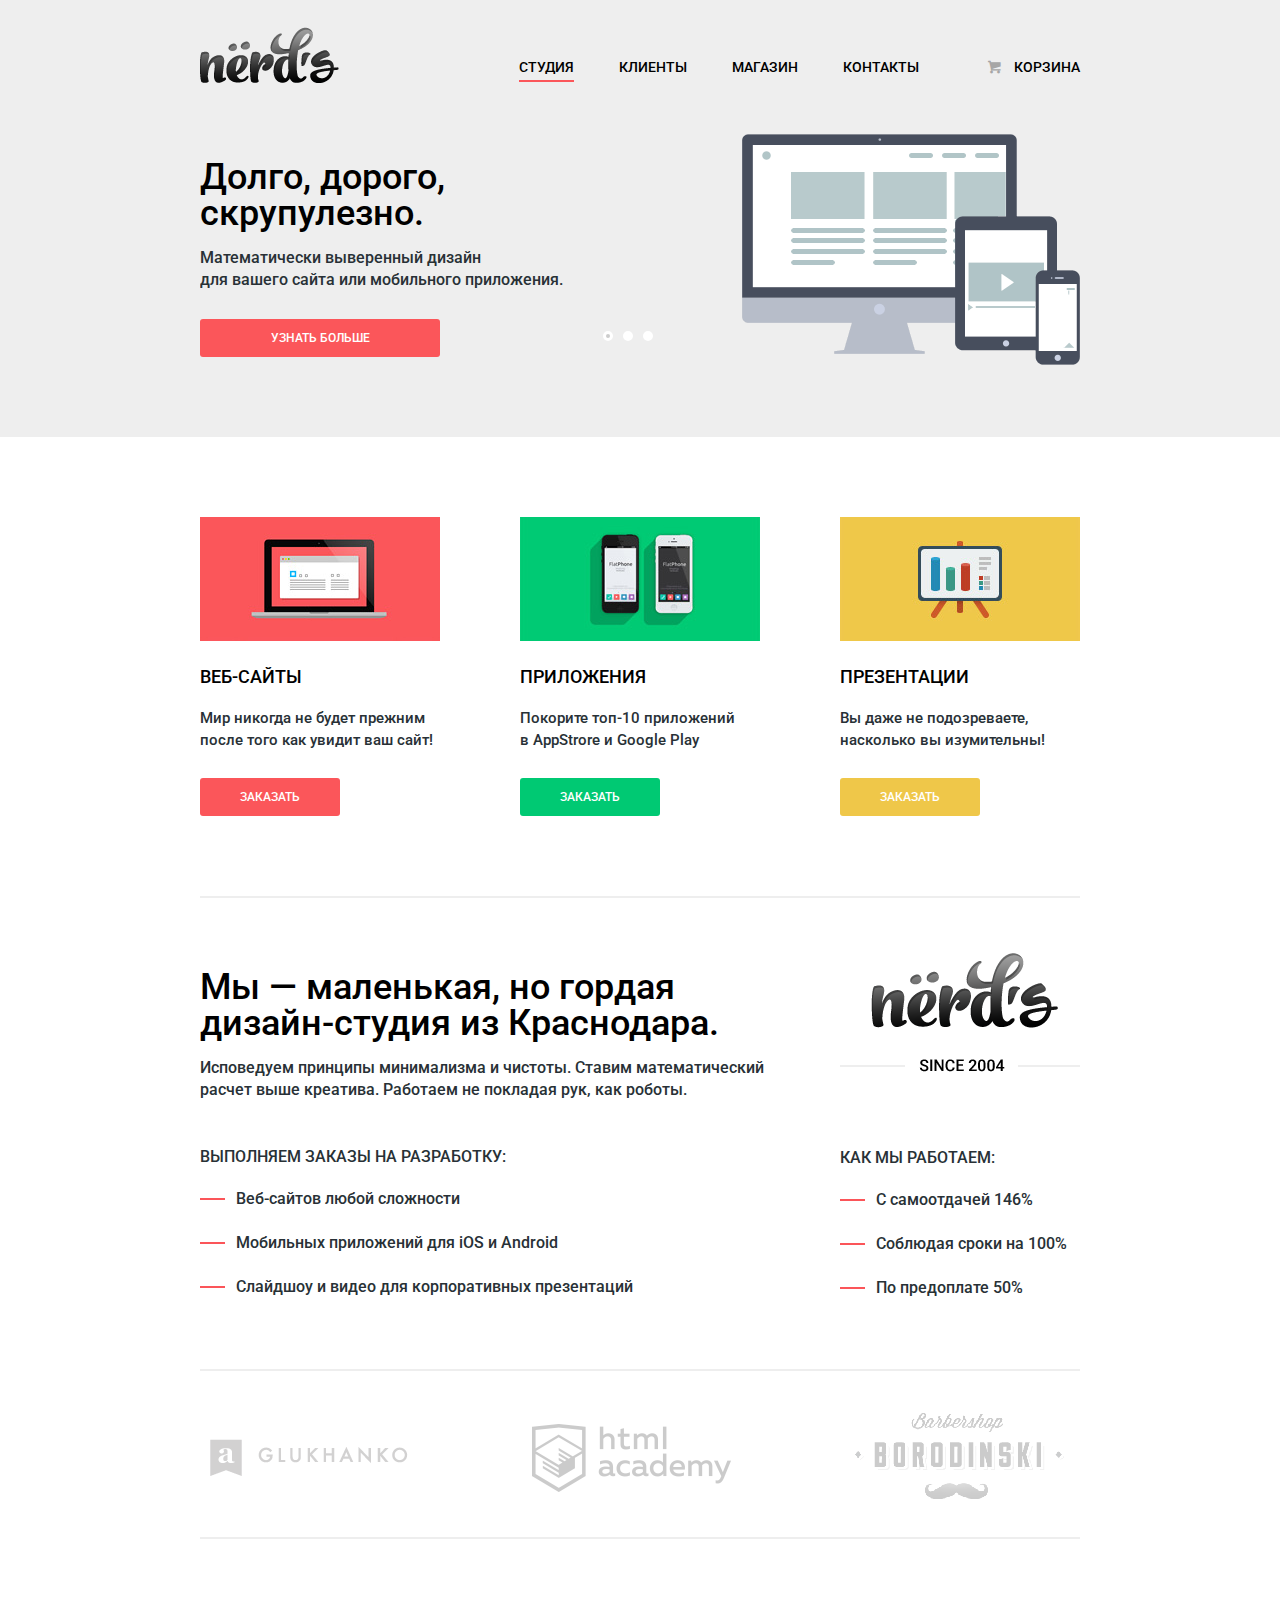
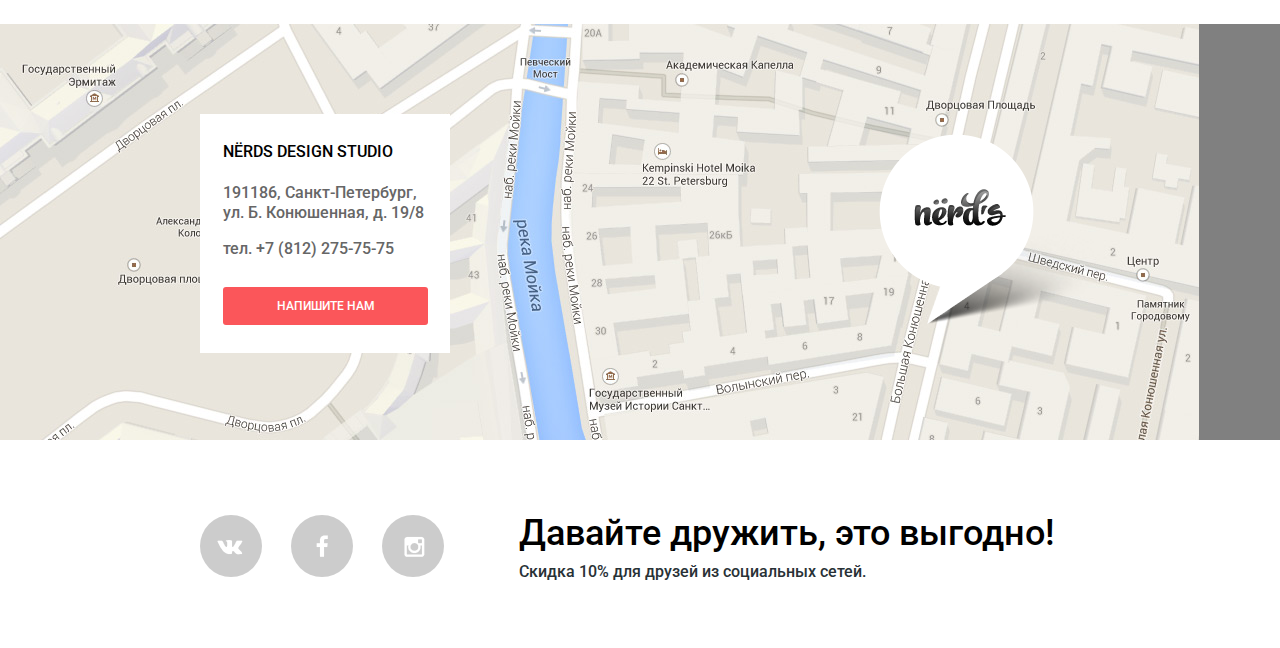
<file: index.html>
<!DOCTYPE html>
<html lang="ru">

<head>
  <meta charset="utf-8">
  <title>Нёрдс</title>
  <link href="https://fonts.googleapis.com/css?family=Roboto:500&subset=cyrillic" rel="stylesheet">
  <link rel="stylesheet" href="css/symbols-nerds.css">
  <link href="css/normalize.css" rel="stylesheet">
  <link href="css/style.min.css" rel="stylesheet">
</head>

<body>
  <header>
    <div class="container">
      <div class="top clearfix">
        <div class="logo">
          <a href="index.html">
            <img src="img/logo.png" width="139" height="56" alt="Nerds">
          </a>
        </div>
        <nav class="main-menu">
          <ul>
            <li class="active"><a href="index.html">Студия</a></li>
            <li><a href="#">Клиенты</a></li>
            <li><a href="catalog.html">Магазин</a></li>
            <li><a href="#">Контакты</a></li>
            <li class="cart"><a href="#"><i class="icon-basket"></i>Корзина</a></li>
          </ul>
        </nav>
      </div>
      <div class="slider">
        <input type="radio" id="btn-1" name="toggle" checked>
        <input type="radio" id="btn-2" name="toggle">
        <input type="radio" id="btn-3" name="toggle">
        <div class="slider-controls">
          <label for="btn-1"></label>
          <label for="btn-2"></label>
          <label for="btn-3"></label>
        </div>
        <div class="slider-inner">
          <div class="slider-slides">
            <section class="slider-n slider-1">
              <div class="slider-description">
                <b>Долго, дорого,
            <br>скрупулезно.</b>
                <p>Математически выверенный дизайн
                  <br> для вашего сайта или мобильного приложения.</p>
                <a class="btn" href="#">Узнать больше</a>
              </div>
              <div class="slider-image">
                <img src="img/devices.png" width="338" height="231" alt="Devices">
              </div>
            </section>
            <section class="slider-n slider-2">
              <div class="slider-description">
                <b>Любите ли вы математику, <br> как любим ее мы?</b>
                <p>Нашим дизайнерам мы удаляем нейроны, ответственные <br> за креатив, чтобы дать им возможность все просчитать</p>
                <a class="btn" href="#">Узнать больше</a>
              </div>
              <div class="slider-image">
                <img src="img/calc.png" width="230" height="249" alt="Calc">
              </div>
            </section>
            <section class="slider-n slider-3">
              <div class="slider-description">
                <b>Только наркотики, <br> только хардкор!</b>
                <p>Все дизайнерские решения в нашей компании принимаются <br> только под воздействием качественных галлюциногенов</p>
                <a class="btn" href="#">Узнать больше</a>
              </div>
              <div class="slider-image">
                <img src="img/drugs.png" width="333" height="319" alt="Drugs">
              </div>
            </section>
          </div>
        </div>
      </div>
    </div>
  </header>
  <main>
    <div class="container">
      <div class="features clearfix">
        <section class="feature feature-1">
          <img src="img/laptop.jpg" width="240" height="124" alt="Laptop">
          <h2>Веб-сайты</h2>
          <p>Мир никогда не будет прежним после того как увидит ваш сайт!</p>
          <a class="btn" href="#">Заказать</a>
        </section>
        <section class="feature feature-2">
          <img src="img/phones.jpg" width="240" height="124" alt="Phones">
          <h2>Приложения</h2>
          <p>Покорите топ-10 приложений
            <br> в AppStrore и Google Play</p>
          <a class="btn btn-green" href="#">Заказать</a>
        </section>
        <section class="feature feature-3">
          <img src="img/presentation.jpg" width="240" height="124" alt="Presentation">
          <h2>Презентации</h2>
          <p>Вы даже не подозреваете, насколько вы изумительны!</p>
          <a class="btn btn-yellow" href="#">Заказать</a>
        </section>
      </div>
      <section class="about clearfix">
        <p class="to-left">
          <b>Мы — маленькая, но гордая дизайн-студия из Краснодара.</b>
        </p>
        <img src="img/logoext.png" width="240" height="119" alt="Nerds" class="to-right">
        <div class="to-left">
          <p>
            Исповедуем принципы минимализма и чистоты. Ставим математический расчет выше креатива. Работаем не покладая рук, как роботы.
          </p>
          <p class="upper">Выполняем заказы на разработку:</p>
          <ul>
            <li>Веб-сайтов любой сложности</li>
            <li>Мобильных приложений для iOS и Android</li>
            <li>Слайдшоу и видео для корпоративных презентаций</li>
          </ul>
        </div>
        <div class="to-right">
          <p class="upper two">Как мы работаем:</p>
          <ul>
            <li>С самоотдачей 146%</li>
            <li>Соблюдая сроки на 100%</li>
            <li>По предоплате 50%</li>
          </ul>
        </div>
      </section>
      <section class="examples clearfix">
        <a href="#"><img src="img/glukhanko.png" width="198" height="37" alt="Glukhanko"></a>
        <a href="#"><img src="img/academy.png" width="199" height="68" alt="HTML Academy"></a>
        <a href="#"><img src="img/barbershop.png" width="209" height="90" alt="Barbershop"></a>
      </section>
    </div>
  </main>
  <footer>
    <section class="contacts container">
      <div class="card">
        <h2>NЁRDS DESIGN STUDIO</h2>
        <p>191186, Санкт-Петербург, ул. Б. Конюшенная, д. 19/8</p>
        <p>тел. +7 (812) 275-75-75</p>
        <a class="btn" href="#">Напишите нам</a>
      </div>
      <img class="bubble" src="img/bubble.png" width="231" height="190" alt="Nerds">
      <form action="#" method="get" class="write-us">
        <div class="half-width">
          <label for="name">Ваше имя:</label>
          <br>
          <input type="text" name="name" id="name" placeholder="Представьтесь, пожалуйста">
        </div>
        <div class="half-width">
          <label for="email">Ваш e-mail:</label>
          <br>
          <input type="email" name="email" id="email" placeholder="Для отправки ответа">
        </div>
        <br>
        <div class="full-width">
          <label for="note">Текст письма:</label>
          <br>
          <textarea name="note" id="note" cols="30" rows="10" placeholder="В свободной форме"></textarea>
        </div>
        <br>
        <button type="submit">Отправить</button>
        <button type="button" class="close"></button>
      </form>
    </section>
    <div class="map">
      <iframe src="https://www.google.com/maps/embed?pb=!1m18!1m12!1m3!1d2005.5272190889657!2d30.320248577514356!3d59.93896799853453!2m3!1f0!2f0!3f0!3m2!1i1024!2i768!4f13.1!3m3!1m2!1s0x4696310fca5ba729%3A0xea9c53d4493c879f!2z0JHQvtC70YzRiNCw0Y8g0JrQvtC90Y7RiNC10L3QvdCw0Y8g0YPQuy4sIDE5LCDQodCw0L3QutGCLdCf0LXRgtC10YDQsdGD0YDQsywgMTkxMTg2!5e0!3m2!1sru!2sru!4v1476131822236"
        allowfullscreen></iframe>
    </div>
    <div class="container">
      <div class="social-container">
        <a href="#" class="social social-vk">VK</a>
        <a href="#" class="social social-fb">Facebook</a>
        <a href="#" class="social social-ig">Instagram</a>
      </div>
      <div class="text-container">
        <b>Давайте дружить, это выгодно!</b>
        <p>Скидка 10% для друзей из социальных сетей.</p>
      </div>
    </div>
  </footer>
  <script type="text/javascript" src="js/script.min.js"></script>
</body>

</html>
</file>
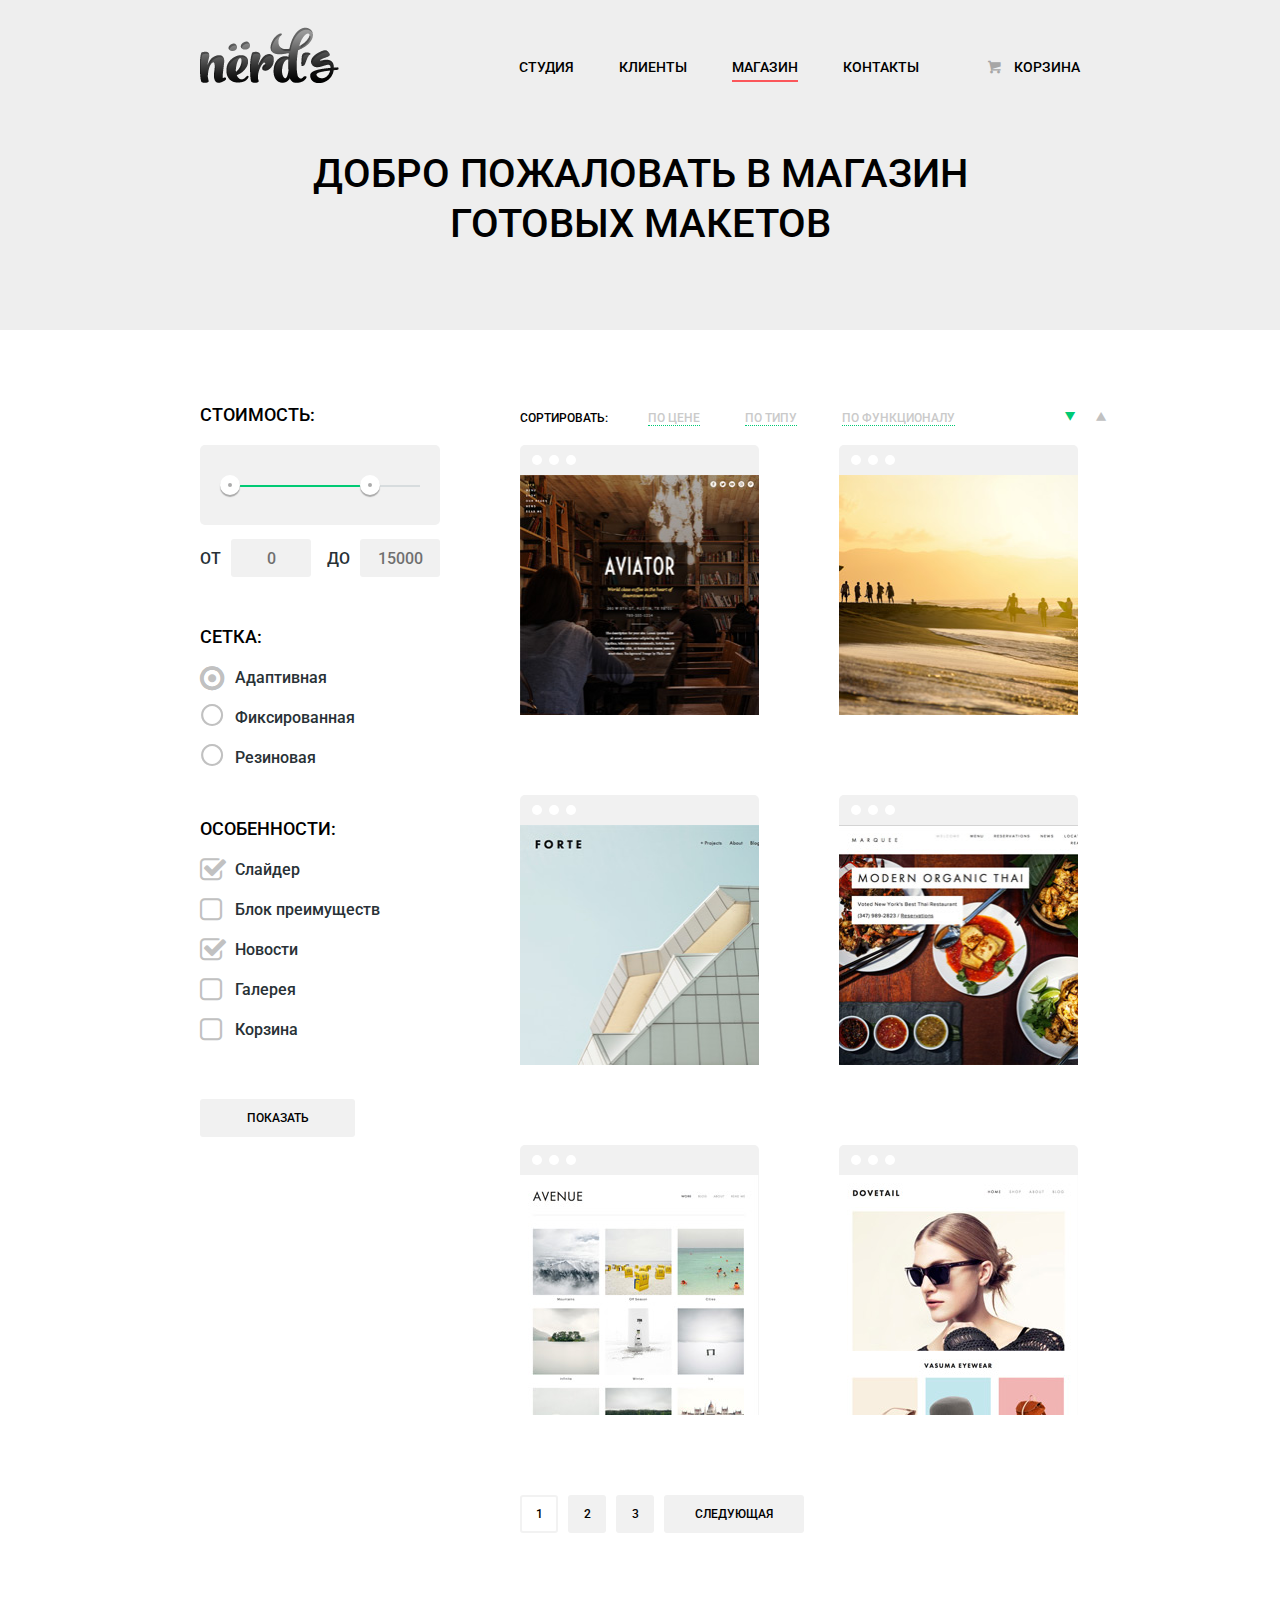
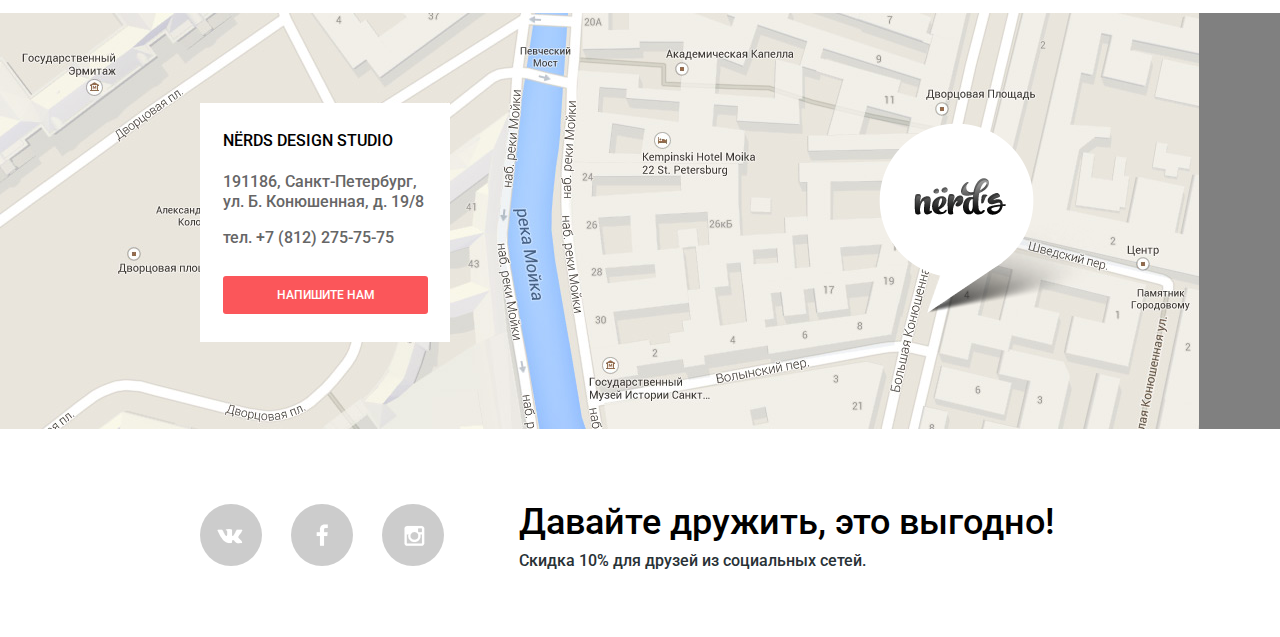
<file: catalog.html>
<!DOCTYPE html>
<html lang="ru">

<head>
  <meta charset="utf-8">
  <title>Нёрдс - Каталог</title>
  <link href="https://fonts.googleapis.com/css?family=Roboto:500&subset=cyrillic" rel="stylesheet">
  <link rel="stylesheet" href="css/symbols-nerds.css">
  <link href="css/normalize.css" rel="stylesheet">
  <link href="css/style.min.css" rel="stylesheet">
</head>

<body>
  <header class="catalog">
    <div class="container">
      <div class="top clearfix">
        <div class="logo">
          <a href="index.html">
            <img src="img/logo.png" width="139" height="56" alt="Nerds">
          </a>
        </div>
        <nav class="main-menu">
          <ul>
            <li><a href="index.html">Студия</a></li>
            <li><a href="#">Клиенты</a></li>
            <li class="active"><a href="catalog.html">Магазин</a></li>
            <li><a href="#">Контакты</a></li>
            <li class="cart"><a href="#"><i class="icon-basket"></i>Корзина</a></li>
          </ul>
        </nav>
      </div>
      <div class="welcome">
        <b>
            Добро пожаловать в магазин
            <br>
            готовых макетов
          </b>
      </div>
    </div>
  </header>
  <main class="clearfix">
    <div class="container">
      <div class="form-container">
        <form action="#" class="mockup-filter" method="get">
          <fieldset>
            <legend>Стоимость:</legend>
            <div class="range">
              <div class="line-green"></div>
              <div class="line-gray"></div>
            </div>
            <label for="price-from">ОТ</label>
            <input type="text" name="price-from" id="price-from" placeholder="0">
            <label for="price-to">ДО</label>
            <input type="text" name="price-to" id="price-to" placeholder="15000">
          </fieldset>
          <fieldset>
            <legend>Сетка:</legend>
            <input type="radio" name="grid" value="adaptive" id="adaptive" checked>
            <label for="adaptive">Адаптивная</label>
            <input type="radio" name="grid" value="fixed" id="fixed">
            <label for="fixed">Фиксированная</label>
            <input type="radio" name="grid" value="rubber" id="rubber">
            <label for="rubber">Резиновая</label>
          </fieldset>
          <fieldset>
            <legend>Особенности:</legend>
            <input type="checkbox" name="slider" id="slider" checked>
            <label for="slider">Слайдер</label>
            <input type="checkbox" name="features" id="features">
            <label for="features">Блок преимуществ</label>
            <input type="checkbox" name="news" id="news" checked>
            <label for="news">Новости</label>
            <input type="checkbox" name="gallery" id="gallery">
            <label for="gallery">Галерея</label>
            <input type="checkbox" name="basket" id="basket">
            <label for="basket">Корзина</label>
          </fieldset>
          <a class="btn-submit" href="#">Показать</a>
        </form>
      </div>
      <div class="all">
        <section class="sort">
          <ul>
            <li class="name">Сортировать:</li>
            <li><a href="#">По цене</a></li>
            <li><a href="#">По типу</a></li>
            <li><a href="#">По функционалу</a></li>
          </ul>
          <span class="icons">
              	<a class="active" href=""><i class="icon-down-dir"></i></a>
              	<a href=""><i class="icon-up-dir"></i></a>
              </span>
        </section>
        <section class="mockups-container">
          <div class="mockup aviator">
            <div class="header">
              <div class="rounds"></div>
              <div class="rounds"></div>
              <div class="rounds"></div>
            </div>
            <div class="info">
              <h2><a href="#">Aviator</a></h2>
              <p>Одностраничный макет <br> с авторским дизайном</p>
              <button type="button">8000 Р.</button>
            </div>
            <img src="img/aviator.jpg" width="239" height="240" alt="Aviator">
          </div>
          <div class="mockup sunset">
            <div class="header">
              <div class="rounds"></div>
              <div class="rounds"></div>
              <div class="rounds"></div>
            </div>
            <div class="info">
              <h2><a href="#">Sunset</a></h2>
              <p>Интернет-магазин <br> с личным кабинетом</p>
              <button type="button">10000 Р.</button>
            </div>
            <img src="img/sunset.jpg" width="239" height="240" alt="Sunset">
          </div>
          <div class="mockup forte">
            <div class="header">
              <div class="rounds"></div>
              <div class="rounds"></div>
              <div class="rounds"></div>
            </div>
            <div class="info">
              <h2><a href="#">Forte</a></h2>
              <p>Отличный макет <br> для личного блога</p>
              <button type="button">5000 Р.</button>
            </div>
            <img src="img/forte.jpg" width="239" height="240" alt="Forte">
          </div>
          <div class="mockup marquee">
            <div class="header">
              <div class="rounds"></div>
              <div class="rounds"></div>
              <div class="rounds"></div>
            </div>
            <div class="info">
              <h2><a href="#">Modern Organic Thai</a></h2>
              <p>Сайт для ресторана <br> быстрого питания</p>
              <button type="button">12000 Р.</button>
            </div>
            <img src="img/marquee.jpg" width="239" height="240" alt="Marquee">
          </div>
          <div class="mockup avenue">
            <div class="header">
              <div class="rounds"></div>
              <div class="rounds"></div>
              <div class="rounds"></div>
            </div>
            <div class="info">
              <h2><a href="#">Avenue</a></h2>
              <p>Макет для блога <br> о путешествиях</p>
              <button type="button">8000 Р.</button>
            </div>
            <img src="img/avenue.jpg" width="239" height="240" alt="Avenue">
          </div>
          <div class="mockup dovetail">
            <div class="header">
              <div class="rounds"></div>
              <div class="rounds"></div>
              <div class="rounds"></div>
            </div>
            <div class="info">
              <h2><a href="#">Dovetail</a></h2>
              <p>Интернет-магазин <br> с галереей товаров</p>
              <button type="button">14000 Р.</button>
            </div>
            <img src="img/dovetail.jpg" width="239" height="240" alt="Dovetail">
          </div>
        </section>
        <div class="mockups-nav">
          <a href="#" class="current">1</a>
          <a href="#">2</a>
          <a href="#">3</a>
          <a href="#">Следующая</a>
        </div>
      </div>
    </div>
  </main>
  <footer>
    <section class="contacts container">
      <div class="card">
        <h2>NЁRDS DESIGN STUDIO</h2>
        <p>191186, Санкт-Петербург, ул. Б. Конюшенная, д. 19/8</p>
        <p>тел. +7 (812) 275-75-75</p>
        <a class="btn" href="#">Напишите нам</a>
      </div>
      <img class="bubble" src="img/bubble.png" width="231" height="190" alt="Nerds">
      <form action="#" method="get" class="write-us">
        <div class="half-width">
          <label for="name">Ваше имя:</label>
          <br>
          <input type="text" name="name" id="name" placeholder="Представьтесь, пожалуйста">
        </div>
        <div class="half-width">
          <label for="email">Ваш e-mail:</label>
          <br>
          <input type="email" name="email" id="email" placeholder="Для отправки ответа">
        </div>
        <br>
        <div class="full-width">
          <label for="note">Текст письма:</label>
          <br>
          <textarea name="note" id="note" cols="30" rows="10" placeholder="В свободной форме"></textarea>
        </div>
        <br>
        <button type="submit">Отправить</button>
        <button type="button" class="close"></button>
      </form>
    </section>
    <div class="map">
      <iframe src="https://www.google.com/maps/embed?pb=!1m18!1m12!1m3!1d2005.5272190889657!2d30.320248577514356!3d59.93896799853453!2m3!1f0!2f0!3f0!3m2!1i1024!2i768!4f13.1!3m3!1m2!1s0x4696310fca5ba729%3A0xea9c53d4493c879f!2z0JHQvtC70YzRiNCw0Y8g0JrQvtC90Y7RiNC10L3QvdCw0Y8g0YPQuy4sIDE5LCDQodCw0L3QutGCLdCf0LXRgtC10YDQsdGD0YDQsywgMTkxMTg2!5e0!3m2!1sru!2sru!4v1476131822236"
        allowfullscreen></iframe>
    </div>
    <div class="container">
      <div class="social-container">
        <a href="#" class="social social-vk">VK</a>
        <a href="#" class="social social-fb">Facebook</a>
        <a href="#" class="social social-ig">Instagram</a>
      </div>
      <div class="text-container">
        <b>Давайте дружить, это выгодно!</b>
        <p>Скидка 10% для друзей из социальных сетей.</p>
      </div>
    </div>
  </footer>
  <script type="text/javascript" src="js/script.min.js"></script>
</body>

</html>
</file>
<file: css/symbols-nerds.css>
@font-face {
  font-weight: normal;
  font-style: normal;

  font-family: "symbols-nerds";
  src: url("../fonts/symbols-nerds.woff") format("woff"),
       url("../fonts/symbols-nerds.woff2") format("woff2");
}

[class^="icon-"]::before,
[class*=" icon-"]::before {
  display: inline-block;
  width: 1em;
  margin-right: 0.2em;
  margin-left: 0.2em;

  font-weight: normal;
  line-height: 1em;
  font-family: "symbols-nerds";
  text-align: center;
  text-transform: none;
  text-decoration: inherit;
  font-style: normal;
  font-variant: normal;

  speak: none;
}

.icon-basket::before { content: "\62"; } /* "b" */
.icon-facebook::before { content: "\66"; } /* "f" */
.icon-twitter::before { content: "\74"; } /* "t" */
.icon-vk::before { content: "\76"; } /* "v" */
.icon-up-dir::before { content: "\25b2"; } /* "▲" */
.icon-down-dir::before { content: "\25bc"; } /* "▼" */
.icon-circle::before { content: "\25cb"; } /* "○" */
.icon-circle-dot::before { content: "\25cf"; } /* "●" */
.icon-check-off::before { content: "\2610"; } /* "☐" */
.icon-check-on::before { content: "\2611"; } /* "☑" */
.icon-instagramm::before { content: "📷"; } /* "\1f4f7" */
</file>
<file: css/style.min.css>
body{font-family:"Roboto","Arial",sans-serif;font-size:16px;line-height:22px;min-width:1200px}.container{margin-left:auto;margin-right:auto;width:880px}.clearfix::after{clear:both;content:"";display:table}b,body,h2{font-weight:500}.main-menu a,a.btn{text-decoration:none}.welcome b,a.btn{text-transform:uppercase}a.btn{background-color:#fb565a;border-radius:3px;box-sizing:border-box;display:inline-block;padding:10px 15px;text-align:center;vertical-align:middle;color:#fff;font-size:12px;line-height:18px}.info button[type=button]:hover,a.btn:hover{background-color:#d6494d}.info button[type=button]:active,a.btn:active{background-color:#b63438}button{cursor:pointer}header{background-color:#eee;min-height:435px}.slider .slider-description{margin-top:70px;width:538px}.main-menu li,.slider .slider-description,.slider .slider-image{display:inline-block;vertical-align:top}.slider .slider-image{margin-top:45px}header .main-menu{float:right;font-size:0;margin-top:52px}.main-menu li{font-size:14px;line-height:30px;margin-left:45px;text-transform:uppercase}header .logo{float:left;margin-top:27px}header .top{margin:0;padding:0}header.catalog{min-height:330px}.catalog .welcome{margin-top:60px;text-align:center}.welcome b{font-size:40px;line-height:50px}.main-menu .cart{box-sizing:border-box;margin-left:65px;min-width:95px;text-align:right}.icon-basket{padding-right:10px}.main-menu a{color:#000;padding-bottom:5px}.main-menu a:hover,a:hover .icon-basket{color:#fb565a}.main-menu a:active{color:#000;opacity:.2}.icon-basket,a:active .icon-basket{color:#a6a6a6}.active a{border-bottom:2px solid #fb565a}.slider-description b{font-size:36px;line-height:36px}.slider-description p{color:#283136}.slider-description .btn{margin-bottom:80px;margin-top:12px;width:240px}.slider-2 .slider-description{width:646px}.slider-3 .slider-description{width:543px}.slider-3 .slider-image{margin-top:23px}.slider{position:relative}.mockup-filter input[type=checkbox],.mockup-filter input[type=radio],.slider input[type=radio]{display:none}.slider-inner{overflow:hidden}.slider-slides{width:300%}.slider-n{float:left}.slider-controls{left:400px;margin-bottom:10px;position:absolute;text-align:center;top:235px;z-index:100}.slider-controls label{background-color:#fff;border:3px solid #fff;border-radius:50%;cursor:pointer;display:inline-block;height:4px;margin:0 3px;transition:background-color .2s;vertical-align:middle;width:4px}#btn-1:checked~.slider-controls label[for=btn-1],#btn-2:checked~.slider-controls label[for=btn-2],#btn-3:checked~.slider-controls label[for=btn-3]{background-color:#ccc}#btn-1:checked~.slider-inner .slider-slides{transform:translate()}#btn-2:checked~.slider-inner .slider-slides{transform:translate(-880px)}#btn-3:checked~.slider-inner .slider-slides{transform:translate(-1760px)}main .feature{margin-right:80px;margin-top:80px;width:240px}.feature h2{font-size:18px;line-height:30px;text-transform:uppercase}.feature p{color:#283136;font-size:15px}.feature .btn{margin-top:12px;width:140px}main .feature-1,main .feature-2{float:left}main .feature-3{float:right;margin-right:0}.feature-2 .btn-green{background-color:#00c973}.feature-2 .btn-green:hover{background-color:#01a15d}.feature-2 .btn-green:active{background-color:#008f53}.feature-3 .btn-yellow{background-color:#efc749}.feature-3 .btn-yellow:hover{background-color:#d6ad2b}.feature-3 .btn-yellow:active{background-color:#c09b24}.about .to-left{float:left;width:575px}p.to-left{margin-bottom:0}.about .to-right{float:right;width:240px}main .about{border-top:2px solid #eee;color:#283136;margin-top:80px;padding-top:55px}.about b{color:#000;font-size:36px;line-height:36px}.about .upper{margin-bottom:20px;margin-top:45px;text-transform:uppercase}.about .two{margin-top:75px}.about ul{margin-left:0;padding-left:0}.about li{display:block;list-style-type:none;margin-bottom:22px;padding-left:36px;position:relative}.about li::after{background-color:#fb5559;content:"";height:2px;left:0;position:absolute;top:10px;width:25px}main .examples{border-bottom:2px solid #eee;border-top:2px solid #eee;margin-bottom:85px;margin-top:48px;padding-bottom:28px;padding-top:42px}.examples a{display:inline-block;margin-right:120px;opacity:.2;vertical-align:middle}.examples a:first-child{margin-left:10px}.examples a:last-child{margin-right:0}.examples a:active,.examples a:hover{opacity:1}main .form-container{float:left;margin-top:70px;width:240px}.mockup-filter fieldset{border:none;margin:0 0 45px;padding:0}fieldset:nth-child(1) label{margin-right:6px}.mockup-filter legend{font-size:18px;line-height:30px;margin-bottom:15px;text-transform:uppercase}.mockup-filter .range{background-color:#f1f1f1;border-radius:5px;height:80px;margin-bottom:14px;position:relative;width:240px}.range .line-gray,.range .line-green{background-color:#00ca74;height:2px;left:30px;position:absolute;top:40px;width:140px}.range .line-gray{background-color:#d7dcde;left:170px;width:50px}.line-green::after,.line-green::before{background-color:#ababab;border:8px solid #fff;border-radius:50%;box-shadow:0 2px 1px #ababab;content:"";cursor:pointer;height:4px;position:absolute;top:-10px;width:4px;z-index:10}.line-green::before{left:-10px}.line-green::after{right:-10px}.mockup-filter label{color:#283136;font-size:16px;line-height:22px}.mockup-filter input[type=checkbox]:checked+label::before{color:#c1c1c1;content:"\2611";font-family:"symbols-nerds";font-size:28px;left:0;position:absolute;top:0}.mockup-filter input[type=radio]:checked+label::after,.mockup-filter input[type=radio]:checked+label::before{color:#c1c1c1;content:"\25cb";font-family:"symbols-nerds";font-size:28px;left:0;position:absolute;top:0}.mockup-filter input[type=radio]:checked+label::after{content:"\25cf"}.mockup-filter input[type=checkbox]:disabled+label,.mockup-filter input[type=radio]:disabled+label{opacity:.3}.mockup-filter input[type=checkbox]+label,.mockup-filter input[type=radio]+label{display:block;margin-bottom:18px;padding-left:35px;position:relative}.mockup-filter input[type=checkbox]+label:last-of-type,.mockup-filter input[type=radio]+label:last-of-type{margin-bottom:0}.mockup-filter input[type=checkbox]+label::before{color:#c1c1c1;content:"\2610";font-family:"symbols-nerds";font-size:28px;left:0;position:absolute;top:0}.mockup-filter input[type=radio]+label::before{color:#c1c1c1;content:"\25cb";font-size:50px;left:-3px;position:absolute;top:-5px}.mockup-filter input[type=text]{background-color:#f1f1f1;border:none;border-radius:3px;box-sizing:border-box;height:38px;text-align:center;width:80px}.mockup-filter input[type=text]:first-of-type{margin-right:12px}.mockup-filter .btn-submit{background-color:#f1f1f1;border-radius:3px;box-sizing:border-box;color:#000;display:block;font-size:12px;line-height:18px;margin-top:58px;padding:10px;text-align:center;text-decoration:none;text-transform:uppercase;width:155px}.mockup-filter .btn-submit:hover{background-color:#e5e5e5}.mockup-filter .btn-submit:active{background-color:#d5d5d5;box-shadow:0 3px 0 0 rgba(0,0,0,.15) inset}main .all{float:right;margin-top:70px;width:560px}.all .sort{margin-bottom:18px;margin-top:5px;position:relative}.sort .icons a,.sort a.active{border-bottom:none;color:#000}.sort .icons{font-family:"symbols-nerds";font-size:22px;line-height:20px;margin-right:-36px;position:absolute;right:0;top:0;word-spacing:-18px}.sort .icons a.active{color:#00ca74}.sort .icons a{color:#c1c1c1}.sort .icons a:hover{border-bottom:none;color:#b5b5b5}.sort .icons a:active{color:#000}.sort .name{padding-right:40px}.sort ul{padding:0 35px 0 0}.sort a{border-bottom:1px dotted #00ca74;color:#cacaca;text-decoration:none}.sort a:hover{border-bottom:1px solid #00ca74;color:#000}.sort a:active{border-bottom:none;color:#000}.sort li{display:inline-block;font-size:12px;line-height:18px;padding-right:45px;text-transform:uppercase;vertical-align:bottom}.mockups-container,.sort ul{font-size:0}.all .mockup{display:inline-block;height:270px;margin-bottom:80px;margin-right:80px;position:relative;vertical-align:top}.mockup:hover .header{background-color:#797979}.all .mockup:nth-child(2n){margin-right:0}.mockup:hover .info{display:block}.mockup .header{background-color:#f1f1f1;border-top-left-radius:5px;border-top-right-radius:5px;height:30px}.header .rounds{background-color:#fff;border-radius:50%;display:inline-block;height:10px;margin:10px 0 10px 7px;vertical-align:middle;width:10px}.header .rounds:first-child{margin-left:12px}.mockup .info{background-color:#fff;box-sizing:border-box;display:none;height:200px;left:20px;position:absolute;top:50px;width:200px}.info h2{font-size:18px;line-height:24px;margin-top:30px;text-align:center;text-transform:uppercase}.info a,.mockups-nav a{color:#000;text-decoration:none}.info p{color:#283136;font-size:14px;line-height:18px;margin-top:10px;padding-left:20px;padding-right:20px;text-align:center}.marquee h2{margin-bottom:0}.marquee p{margin-top:0}.info button[type=button]{background-color:#fb565a;border:none;border-radius:3px;box-sizing:border-box;color:#fff;font-size:18px;line-height:30px;margin:15px 30px 30px;outline:none;padding-bottom:4px;padding-top:4px;text-align:center;text-transform:uppercase;width:140px}.marquee button[type=button]{margin-top:5px}.mockups-nav{font-size:0;margin-bottom:80px}.mockups-nav a{background-color:#f1f1f1;border-radius:3px;display:inline-block;font-size:12px;height:38px;line-height:38px;margin-right:10px;min-width:18px;padding:0 10px;text-align:center;text-transform:uppercase;vertical-align:middle}.mockups-nav a:last-child{margin-right:0;width:120px}.mockups-nav a:hover{background-color:#e5e5e5}.mockups-nav a:active{background-color:#d5d5d5;box-shadow:0 3px 0 0 rgba(0,0,0,.15) inset}footer .container{margin-top:75px}footer .container:first-of-type{margin-top:0}.mockups-nav .current,.mockups-nav .current:active,.mockups-nav .current:hover{background-color:#fff;border:2px solid #f2f2f2;box-shadow:none;height:34px;line-height:34px;min-width:14px}footer .contacts{position:relative}footer .map{background:gray url(../img/map.jpg) no-repeat;height:416px;min-width:880px}.map iframe{border:0;height:100%;width:100%}.contacts .card{background-color:#fff;box-sizing:border-box;left:0;padding:23px 23px 28px;position:absolute;top:90px;width:250px}.card h2{font-size:16px;line-height:30px;margin:0}.card p{color:#666;line-height:20px}.card a{margin-top:12px;width:205px}.contacts .bubble{position:absolute;right:-30px;top:110px}.write-us .half-width,footer .social-container,footer .text-container{float:left}.text-container b{font-size:36px;line-height:36px}.text-container p{color:#283136;margin-bottom:65px;margin-top:10px}footer .social-container{margin-right:75px}footer .social{background:#ccc url(../img/sprites.png) no-repeat center;border-radius:50%;display:inline-block;font-size:0;height:62px;margin:0 25px 0 0;vertical-align:top;width:62px}footer .social:hover{background-color:#f66}.write-us button[type=submit]:hover,footer .social:active{background-color:#d6494d}footer .social-vk{background-position:-12px 12px}footer .social-fb{background-position:-56px -10px}footer .social-ig{background-position:-108px -18px;margin-right:0}.write-us{background-color:#fff;box-shadow:0 20px 40px 0 rgba(0,1,1,.75);box-sizing:border-box;display:none;left:115px;padding-left:80px;padding-top:50px;position:absolute;top:-35px;width:630px}.write-us textarea{height:114px;resize:none;width:460px}.write-us button[type=submit]{background-color:#fb565a;border:none;border-radius:3px;box-sizing:border-box;color:#fff;font-size:12px;line-height:18px;margin-bottom:50px;outline:none;padding:10px 70px;text-align:center;text-transform:uppercase;width:460px}.write-us button[type=submit]:active{background-color:#b63438}.write-us .half-width:nth-child(1){margin-right:20px}.write-us input{width:220px}.write-us .close,.write-us .cross{position:absolute;right:5px;top:5px}.write-us .close{background-color:#fb565a;border:0;border-radius:50%;font-size:0;height:41px;outline:0;width:41px}.write-us .close::after,.write-us .close::before{background-color:#fff;content:"";height:5px;position:absolute;right:8px;top:18px;width:25px}.write-us .close::before{transform:rotate(45deg)}.write-us .close::after{transform:rotate(-45deg)}.write-us .cross{cursor:pointer}.write-us label{display:inline-block;line-height:18px;vertical-align:top}.write-us input,.write-us textarea{border:2px solid #d7dbdd;border-radius:3px;box-sizing:border-box;color:#000;font-size:12px;line-height:18px;margin-bottom:20px;margin-top:5px;padding:10px 12px;text-transform:uppercase}.write-us input:hover,.write-us textarea:hover{border:2px solid #a1a9ac}.write-us input:active,.write-us textarea:active{border:2px solid #56befb}@keyframes bounce{0%{transform:translateY(-2000px)}70%{transform:translateY(30px)}90%{transform:translateY(-10px)}to{transform:translateY()}}.show{animation:bounce .6s;display:block}
</file>
